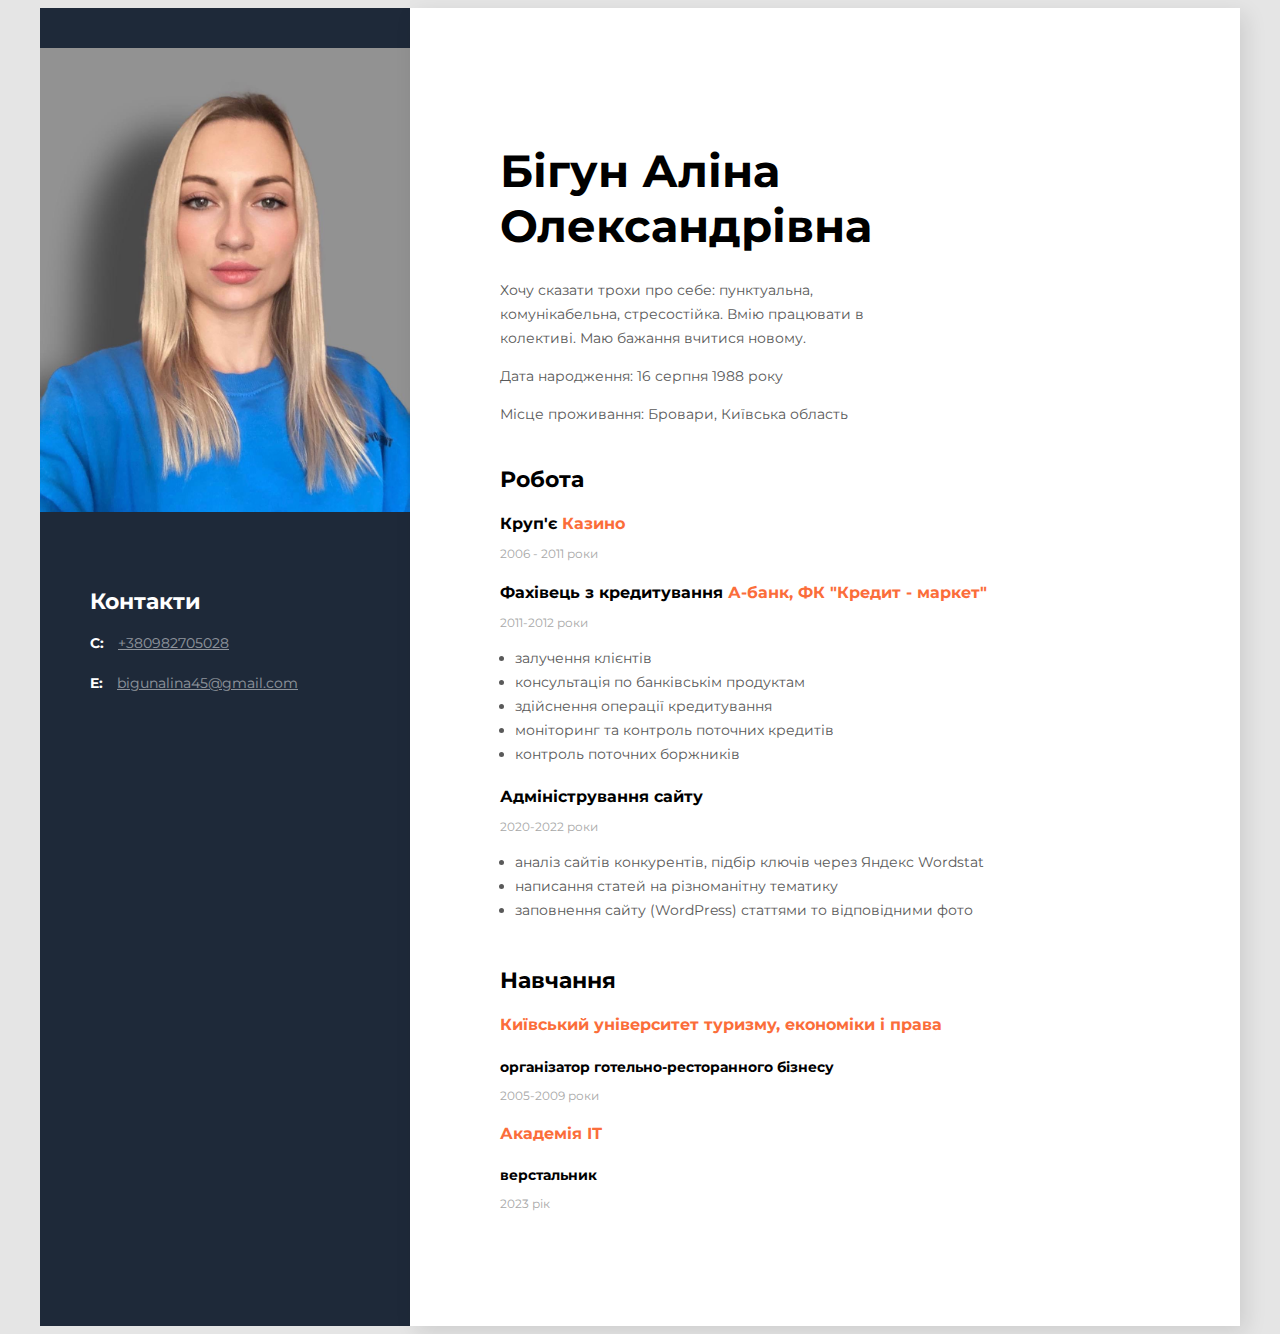
<file: index.html>
<!DOCTYPE html>
<html lang="uk">
<head>
    <meta charset="UTF-8">
    <meta name="viewport" content="width=device-width, initial-scale=1.0">
    <title>Resume</title>
    <link rel="preconnect" href="https://fonts.googleapis.com">
<link rel="preconnect" href="https://fonts.gstatic.com" crossorigin>
<link href="https://fonts.googleapis.com/css2?family=Montserrat:wght@400;700&display=swap" rel="stylesheet">
    <link rel="stylesheet" href="/css/styles.css">
</head>
<body>
     <!--Main-->
   <div class="main">
    <!--Main content-->
    <div class="main-content">
        <!--abaut user-->
        <div class="about">
            <h1 class="about-name" >Бігун Аліна Олександрівна</h1>
            <p class="about-deskription" > Хочу сказати трохи про себе: пунктуальна, комунікабельна, стресостійка. Вмію працювати в колективі. Маю бажання вчитися новому.</p>
            <p class="about-deskription" >Дата народження: 16 серпня 1988 року</p>
            <p class="about-deskription" >Місце проживання: Бровари, Київська область</p>
        </div>
        <!--Work-->
        <div class="work">
            <h3 class="title" >Робота</h3>
            <!--Company 1-->
            <div>
                <h4 class="work-position">Круп'є <span class="organazation">Казино</span> </h4>
                <p class="period">2006 - 2011 роки</p>
            </div>
            <!--Company 2-->
            <div>
                <h4 class="work-position">Фахівець з кредитування <span class="organazation">А-банк, ФК "Кредит - маркет"</span></h4>
                <p class="period">2011-2012 роки</p>
                <ul class="work-list">
                    <li class="work-list-item">залучення клієнтів</li>
                    <li class="work-list-item">консультація по банківськім продуктам</li>
                    <li class="work-list-item">здійснення операції кредитування</li>
                    <li class="work-list-item">моніторинг та контроль поточних кредитів</li>
                    <li class="work-list-item">контроль поточних боржників</li>
                </ul>
            </div>
            <!--Company 3-->
            <div>
                <h4 class="work-position">Адміністрування сайту</h4>
                <p class="period">2020-2022 роки </p>
                <ul class="work-list">
                    <li class="work-list-item">аналіз сайтів конкурентів, підбір ключів через Яндекс Wordstat</li>
                    <li class="work-list-item">написання статей на різноманітну тематику</li>
                    <li class="work-list-item">заповнення сайту (WordPress) статтями то відповідними фото</li>
                </ul>
            </div>
        </div>
    <!--Education-->
    <div class="education">
       <h3 class="title" >Навчання</h3> 
       <h4> <span class="university">Київський університет туризму, економіки і права</span> </h4>
       <h5 class="profeshen">організатор готельно-ресторанного бізнесу</h5>
       <p class="period">2005-2009 роки </p>
       <h4> <span class="university">Академія ІТ</span> </h4>
       <h5 class="profeshen">верстальник</h5>
       <p class="period">2023 рік </p>
    </div>
    </div>
    <!--Sidebar-->
    <aside class="sidebar">
        <img src="/img/foto.jpg" alt="фото Аліна " class="photo">
        <!--Contacts-->
        <div class="contacts">
            <h3 class="sidebar-title">Контакти</h3>
            <div>
                <p>
                    <span class="contact-type">C:</span>
                    <a href="tel:+380982705028" class="contact-link">+380982705028</a>
                </p>
                <p>
                <span class="contact-type">E:</span> 
                <a href="mailto:bigunalina45@gmail.com" class="contact-link">bigunalina45@gmail.com</a> 
                </p>
            </div>
        </div>
    </aside>
    </div>
    </body>
    </html>
</file>
<file: css/styles.css>
body {
    font-family: 'Montserrat', sans-serif;
    background-color: #E5E5E5;
}

/* main styles */

.main {
    display: flex;
    flex-direction: row-reverse;
    width: 1200px;
    margin: 0 auto;
}

.main-content {
background-color: #FFFFFF;
box-shadow: 6px 6px 20px rgba(0, 0, 0, 0.1);
padding: 105px 90px;
}
/* about styles */
.about {
    margin-bottom: 40px;
}
.about-position {
font-style: normal;
font-weight: 700;
font-size: 14px;
line-height: 17px;
color: #000000; 
margin-bottom: 20px;
}
.about-name {
font-style: normal;
font-weight: 700;
font-size: 45px;
line-height: 55px;
color: #000000; 
margin-bottom: 25px;      
}
.about-deskription {
font-style: normal;
font-weight: 400;
font-size: 14px;
line-height: 24px;
color: #595959; 
width: 400px;  
}

/* project styles */
.projects {
margin-bottom: 50px;
}
.title {
    font-style: normal;
    font-weight: 700;
    font-size: 22px;
    line-height: 27px;
    color: #000000;
    margin-bottom: 10px;
    }
.project-list {
    padding: 0;
    margin-left: 15px;
}
.project-item {
font-style: normal;
font-weight: 700;
font-size: 14px;
line-height: 24px;
color: #000000;
}
.project, .project-link {
font-style: normal;
font-weight: 400;
font-size: 14px;
line-height: 24px;
color: #595959;     
}
.project-link {
    margin-left: 10px;
}
.project-bracket {
font-style: normal;
font-weight: normal;
font-size: 14px;
line-height: 24px;
color: #000000;
}

/* work styles */
.work {
}
.work-position {
font-style: normal;
font-weight: 700;
font-size: 16px;
line-height: 20px;
color: #000000;
margin-bottom: 10px;
}
.organazation {
font-style: normal;
font-weight: 700;
font-size: 16px;
line-height: 20px;
color: #FB6D3A;
}
.period {
font-style: normal;
font-weight: 400;
font-size: 12px;
line-height: 15px;
color: #A8A8A8;
margin-bottom: 10px;
}
.line {
    font-style: normal;
    font-weight: normal;
    font-size: 12px;
    line-height: 15px;
    color: #000000;
}
.work-list {
    padding: 0;
    margin-left: 15px;
}
.work-list-item {
font-style: normal;
font-weight: 400;
font-size: 14px;
line-height: 24px;
color: #595959;
}
/* Education styles */
.education {
    margin-top: 45px;
}
.title {
    font-style: normal;
    font-weight: 700;
    font-size: 22px;
    line-height: 27px;
    color: #000000;
    margin-bottom: 10px;
    }
.university {
font-style: normal;
font-weight: 700;
font-size: 16px;
line-height: 20px;
color: #FB6D3A;
margin-bottom: 10px;
}
.profeshen {
font-style: normal;
font-weight: 700;
font-size: 14px;
line-height: 17px;
color: #000000;
margin-bottom: 10px;
}
.period {
    font-style: normal;
    font-weight: 400;
    font-size: 12px;
    line-height: 15px;
    color: #A8A8A8;
    margin-bottom: 10px;
}
.line {
    font-style: normal;
    font-weight: normal;
    font-size: 12px;
    line-height: 15px;
    color: #000000;
}
    
/* sidebar styles */
.sidebar {
    background-color: #1E2939;
    padding-top: 40px;
    width: 370px;
}
.photo {
    width: 370px;
    margin-bottom: 50px;
}
.contacts, .tech-skills, .soft-skills
 {
    margin-left: 50px;
}
.contacts
 {
    margin-bottom: 50px;

}
.soft-skills {
    margin-top: 50px;
}
.sidebar-title {
color: #FFFFFF;
font-style: normal;
font-weight: 700;
font-size: 22px;
line-height: 27px;
margin-bottom: 10px;

}
.contact-type {
font-style: normal;
font-weight: 700;
font-size: 14px;
line-height: 24px;
color: #FFFFFF;
margin-right: 10px;
}
.contact-link {
font-style: normal;
font-weight: 400;
font-size: 14px;
line-height: 24px;
color: #FFFFFF;
opacity: 0.5;
}
.tech-skills-list {
    color: #FFFFFF;
    padding: 0;
    margin-left: 15px;
}
.soft-skills-list {
    color: #FFFFFF;
    padding: 0;
    margin-left: 15px;
}
.tech-skills-iten {
   color: #FB6D3A;
}
.tech-skills-text {
    color: #FFFFFF;
    font-style: normal;
font-weight: 400;
font-size: 14px;
line-height: 24px;
}
.soft-skills-iten {
    color: #FB6D3A;
}
.soft-skills-text {
    color: #FFFFFF;
    font-style: normal;
font-weight: 400;
font-size: 14px;
line-height: 24px;

}
</file>
<file: stylesheet.css>
body {
    font-family: 'Montserrat', sans-serif;
    background-color: #E5E5E5;
}

/* main styles */

.main {
    display: flex;
    flex-direction: row-reverse;
    width: 1200px;
    margin: 0 auto;
}

.main-content {
background-color: #FFFFFF;
box-shadow: 6px 6px 20px rgba(0, 0, 0, 0.1);
padding: 105px 90px;
}
/* about styles */
.about {
    margin-bottom: 40px;
}
.about-position {
font-style: normal;
font-weight: 700;
font-size: 14px;
line-height: 17px;
color: #000000; 
margin-bottom: 20px;
}
.about-name {
font-style: normal;
font-weight: 700;
font-size: 45px;
line-height: 55px;
color: #000000; 
margin-bottom: 25px;      
}
.about-deskription {
font-style: normal;
font-weight: 400;
font-size: 14px;
line-height: 24px;
color: #595959; 
width: 400px;  
}

/* project styles */
.projects {
margin-bottom: 50px;
}
.title {
    font-style: normal;
    font-weight: 700;
    font-size: 22px;
    line-height: 27px;
    color: #000000;
    margin-bottom: 10px;
    }
.project-list {
    padding: 0;
    margin-left: 15px;
}
.project-item {
font-style: normal;
font-weight: 700;
font-size: 14px;
line-height: 24px;
color: #000000;
}
.project, .project-link {
font-style: normal;
font-weight: 400;
font-size: 14px;
line-height: 24px;
color: #595959;     
}
.project-link {
    margin-left: 10px;
}
.project-bracket {
font-style: normal;
font-weight: normal;
font-size: 14px;
line-height: 24px;
color: #000000;
}

/* work styles */
.work {
}
.work-position {
font-style: normal;
font-weight: 700;
font-size: 16px;
line-height: 20px;
color: #000000;
margin-bottom: 10px;
}
.organazation {
font-style: normal;
font-weight: 700;
font-size: 16px;
line-height: 20px;
color: #FB6D3A;
}
.period {
font-style: normal;
font-weight: 400;
font-size: 12px;
line-height: 15px;
color: #A8A8A8;
margin-bottom: 10px;
}
.line {
    font-style: normal;
    font-weight: normal;
    font-size: 12px;
    line-height: 15px;
    color: #000000;
}
.work-list {
    padding: 0;
    margin-left: 15px;
}
.work-list-item {
font-style: normal;
font-weight: 400;
font-size: 14px;
line-height: 24px;
color: #595959;
}
/* Education styles */
.education {
    margin-top: 45px;
}
.title {
    font-style: normal;
    font-weight: 700;
    font-size: 22px;
    line-height: 27px;
    color: #000000;
    margin-bottom: 10px;
    }
.university {
font-style: normal;
font-weight: 700;
font-size: 16px;
line-height: 20px;
color: #FB6D3A;
margin-bottom: 10px;
}
.profeshen {
font-style: normal;
font-weight: 700;
font-size: 14px;
line-height: 17px;
color: #000000;
margin-bottom: 10px;
}
.period {
    font-style: normal;
    font-weight: 400;
    font-size: 12px;
    line-height: 15px;
    color: #A8A8A8;
    margin-bottom: 10px;
}
.line {
    font-style: normal;
    font-weight: normal;
    font-size: 12px;
    line-height: 15px;
    color: #000000;
}
    
/* sidebar styles */
.sidebar {
    background-color: #1E2939;
    padding-top: 40px;
    width: 370px;
}
.photo {
    width: 370px;
    margin-bottom: 50px;
}
.contacts, .tech-skills, .soft-skills
 {
    margin-left: 50px;
}
.contacts
 {
    margin-bottom: 50px;

}
.soft-skills {
    margin-top: 50px;
}
.sidebar-title {
color: #FFFFFF;
font-style: normal;
font-weight: 700;
font-size: 22px;
line-height: 27px;
margin-bottom: 10px;

}
.contact-type {
font-style: normal;
font-weight: 700;
font-size: 14px;
line-height: 24px;
color: #FFFFFF;
margin-right: 10px;
}
.contact-link {
font-style: normal;
font-weight: 400;
font-size: 14px;
line-height: 24px;
color: #FFFFFF;
opacity: 0.5;
}
.tech-skills-list {
    color: #FFFFFF;
    padding: 0;
    margin-left: 15px;
}
.soft-skills-list {
    color: #FFFFFF;
    padding: 0;
    margin-left: 15px;
}
.tech-skills-iten {
   color: #FB6D3A;
}
.tech-skills-text {
    color: #FFFFFF;
    font-style: normal;
font-weight: 400;
font-size: 14px;
line-height: 24px;
}
.soft-skills-iten {
    color: #FB6D3A;
}
.soft-skills-text {
    color: #FFFFFF;
    font-style: normal;
font-weight: 400;
font-size: 14px;
line-height: 24px;

}
</file>
